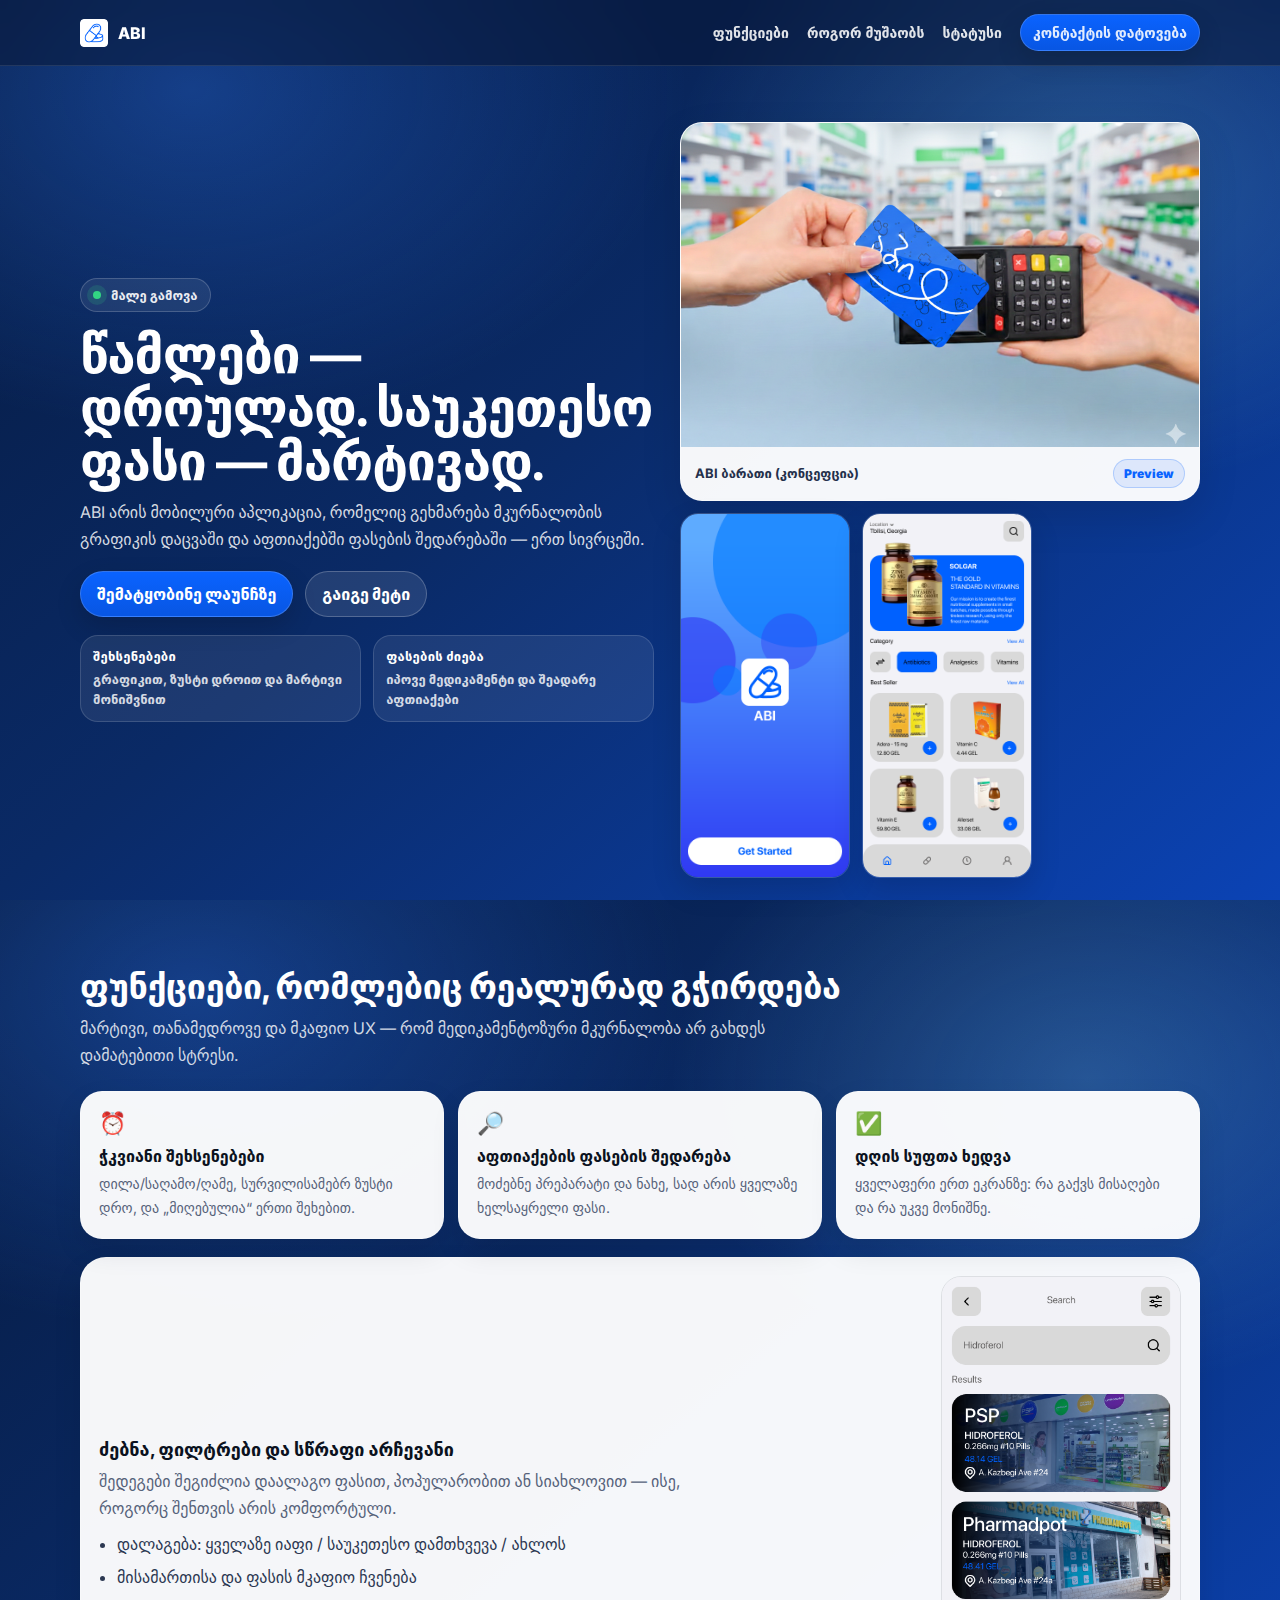
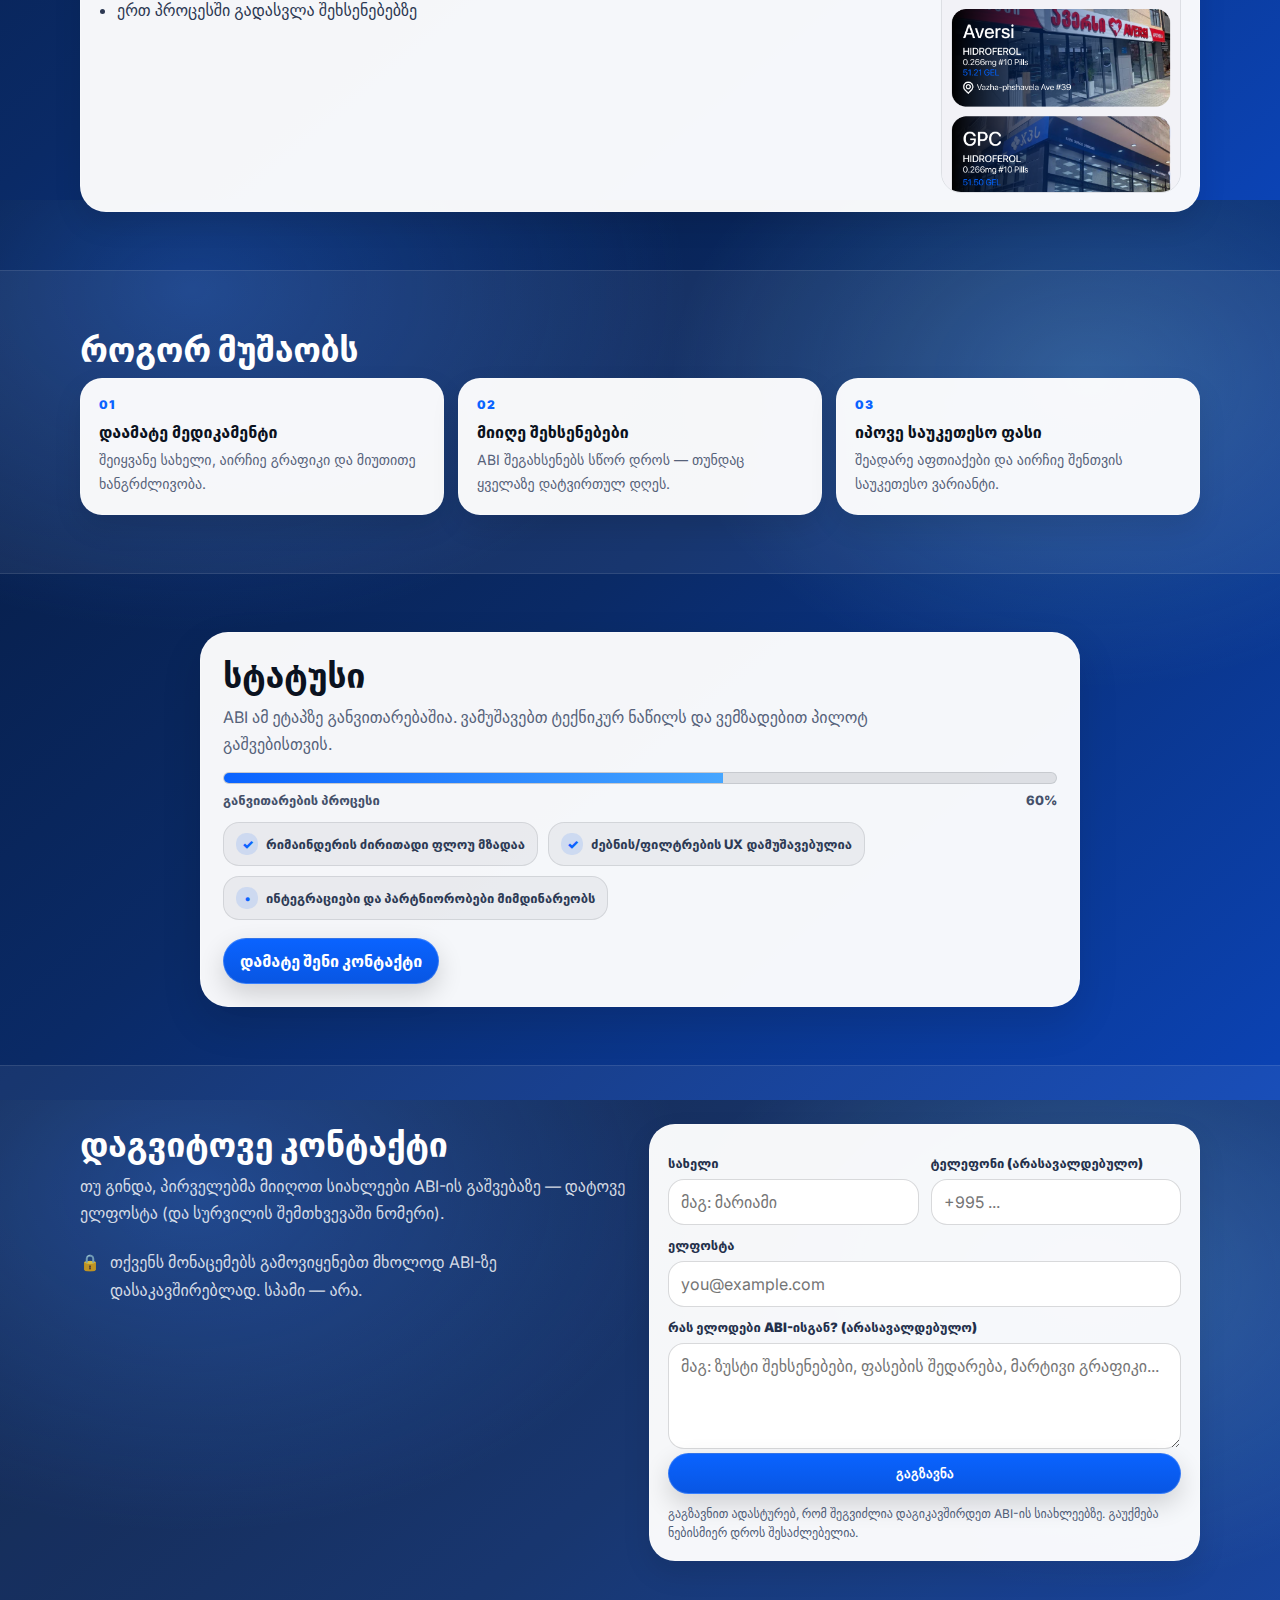
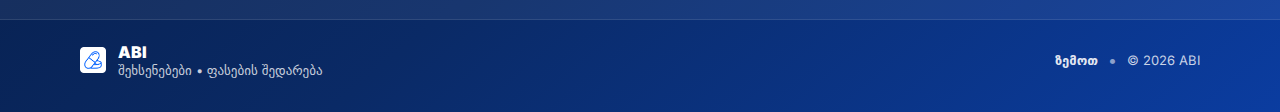
<file: index.html>
<!doctype html>
<html lang="ka">
<head>
  <meta charset="utf-8" />
  <meta name="viewport" content="width=device-width, initial-scale=1" />
  <title>ABI — მედიკამენტების შეხსენება და აფთიაქების ფასების შედარება</title>
  <meta name="description" content="ABI არის აპლიკაცია, რომელიც გეხმარება წამლების დროულად მიღებაში და აფთიაქებში საუკეთესო ფასის პოვნაში. მალე გამოვა." />
  <meta property="og:title" content="ABI — მედიკამენტების შეხსენება და ფასების შედარება" />
  <meta property="og:description" content="პროდუქტი ჯერ მზად არაა. დატოვე კონტაქტი და შეგატყობინებთ ლაუნჩზე." />
  <meta property="og:type" content="website" />
  <meta property="og:image" content="assets/abi-card.jpg" />
  <link rel="icon" href="assets/logo-app.png" />
  <link rel="preconnect" href="https://fonts.googleapis.com">
  <link rel="preconnect" href="https://fonts.gstatic.com" crossorigin>
  <link href="https://fonts.googleapis.com/css2?family=Inter:wght@400;500;600;700&display=swap" rel="stylesheet">
  <link rel="stylesheet" href="styles.css" />
</head>
<body>
  <header class="header" id="top">
    <div class="container header__inner">
      <a class="brand" href="#top" aria-label="ABI მთავარი">
        <img src="assets/logo-mark.png" alt="ABI ლოგო" class="brand__mark" />
        <span class="brand__name">ABI</span>
      </a>

      <nav class="nav" aria-label="ნავიგაცია">
        <a href="#features">ფუნქციები</a>
        <a href="#how">როგორ მუშაობს</a>
        <a href="#status">სტატუსი</a>
        <a href="#contact" class="btn btn--small">კონტაქტის დატოვება</a>
      </nav>

      <button class="hamburger" id="hamburger" type="button" aria-label="მენიუ">
        <span></span><span></span><span></span>
      </button>
    </div>

    <div class="mobileNav" id="mobileNav" hidden>
      <a href="#features">ფუნქციები</a>
      <a href="#how">როგორ მუშაობს</a>
      <a href="#status">სტატუსი</a>
      <a href="#contact" class="btn btn--small">კონტაქტის დატოვება</a>
    </div>
  </header>

  <main>
    <section class="hero">
      <div class="container hero__grid">
        <div class="hero__copy">
          <div class="tag">
            <span class="tag__dot"></span>
            <span>მალე გამოვა</span>
          </div>

          <h1>წამლები — დროულად. საუკეთესო ფასი — მარტივად.</h1>
          <p class="lead">
            ABI არის მობილური აპლიკაცია, რომელიც გეხმარება მკურნალობის გრაფიკის დაცვაში
            და აფთიაქებში ფასების შედარებაში — ერთ სივრცეში.
          </p>

          <div class="hero__cta">
            <a class="btn" href="#contact">შემატყობინე ლაუნჩზე</a>
            <a class="btn btn--ghost" href="#features">გაიგე მეტი</a>
          </div>

          <div class="mini">
            <div class="mini__item">
              <div class="mini__title">შეხსენებები</div>
              <div class="mini__text">გრაფიკით, ზუსტი დროით და მარტივი მონიშვნით</div>
            </div>
            <div class="mini__item">
              <div class="mini__title">ფასების ძიება</div>
              <div class="mini__text">იპოვე მედიკამენტი და შეადარე აფთიაქები</div>
            </div>
          </div>
        </div>

        <div class="hero__visual">
          <div class="card">
            <img src="assets/abi-card.jpg" alt="ABI ბარათი" class="card__img" />
            <div class="card__cap">
              <span>ABI ბარათი (კონცეფცია)</span>
              <span class="badge">Preview</span>
            </div>
          </div>

          <div class="shots" aria-label="აპლიკაციის ეკრანები">
            <img src="assets/ui-opening.png" alt="ABI — გახსნის ეკრანი" />
            <img src="assets/ui-home.png" alt="ABI — მთავარი გვერდი" />
          </div>
        </div>
      </div>
    </section>

    <section class="section" id="features">
      <div class="container">
        <h2>ფუნქციები, რომლებიც რეალურად გჭირდება</h2>
        <p class="sub">
          მარტივი, თანამედროვე და მკაფიო UX — რომ მედიკამენტოზური მკურნალობა არ გახდეს დამატებითი სტრესი.
        </p>

        <div class="grid3">
          <div class="feature">
            <div class="feature__icon">⏰</div>
            <h3>ჭკვიანი შეხსენებები</h3>
            <p>დილა/საღამო/ღამე, სურვილისამებრ ზუსტი დრო, და „მიღებულია“ ერთი შეხებით.</p>
          </div>
          <div class="feature">
            <div class="feature__icon">🔎</div>
            <h3>აფთიაქების ფასების შედარება</h3>
            <p>მოძებნე პრეპარატი და ნახე, სად არის ყველაზე ხელსაყრელი ფასი.</p>
          </div>
          <div class="feature">
            <div class="feature__icon">✅</div>
            <h3>დღის სუფთა ხედვა</h3>
            <p>ყველაფერი ერთ ეკრანზე: რა გაქვს მისაღები და რა უკვე მონიშნე.</p>
          </div>
        </div>

        <div class="panel">
          <div class="panel__copy">
            <h3>ძებნა, ფილტრები და სწრაფი არჩევანი</h3>
            <p>
              შედეგები შეგიძლია დაალაგო ფასით, პოპულარობით ან სიახლოვით — ისე, როგორც შენთვის არის კომფორტული.
            </p>
            <ul class="list">
              <li>დალაგება: ყველაზე იაფი / საუკეთესო დამთხვევა / ახლოს</li>
              <li>მისამართისა და ფასის მკაფიო ჩვენება</li>
              <li>ერთ პროცესში გადასვლა შეხსენებებზე</li>
            </ul>
          </div>
          <div class="panel__img">
            <img src="assets/ui-search.png" alt="ABI — აფთიაქების ძიება" />
          </div>
        </div>
      </div>
    </section>

    <section class="section section--soft" id="how">
      <div class="container">
        <h2>როგორ მუშაობს</h2>
        <div class="steps">
          <div class="step">
            <div class="step__n">01</div>
            <h3>დაამატე მედიკამენტი</h3>
            <p>შეიყვანე სახელი, აირჩიე გრაფიკი და მიუთითე ხანგრძლივობა.</p>
          </div>
          <div class="step">
            <div class="step__n">02</div>
            <h3>მიიღე შეხსენებები</h3>
            <p>ABI შეგახსენებს სწორ დროს — თუნდაც ყველაზე დატვირთულ დღეს.</p>
          </div>
          <div class="step">
            <div class="step__n">03</div>
            <h3>იპოვე საუკეთესო ფასი</h3>
            <p>შეადარე აფთიაქები და აირჩიე შენთვის საუკეთესო ვარიანტი.</p>
          </div>
        </div>
      </div>
    </section>

    <section class="section" id="status">
      <div class="container">
        <div class="status">
          <h2>სტატუსი</h2>
          <p class="sub">
            ABI ამ ეტაპზე განვითარებაშია. ვამუშავებთ ტექნიკურ ნაწილს და ვემზადებით პილოტ გაშვებისთვის.
          </p>

          <div class="progress" aria-label="პროგრეს ბარი">
            <div class="progress__bar" style="--p: 60%"></div>
          </div>
          <div class="progress__meta">
            <span>განვითარების პროცესი</span>
            <span>60%</span>
          </div>

          <div class="bullets">
            <div class="bullet"><span class="check">✓</span><span>რიმაინდერის ძირითადი ფლოუ მზადაა</span></div>
            <div class="bullet"><span class="check">✓</span><span>ძებნის/ფილტრების UX დამუშავებულია</span></div>
            <div class="bullet"><span class="check">•</span><span>ინტეგრაციები და პარტნიორობები მიმდინარეობს</span></div>
          </div>

          <a class="btn" href="#contact">დამატე შენი კონტაქტი</a>
        </div>
      </div>
    </section>

    <section class="section section--soft" id="contact">
      <div class="container contact">
        <div class="contact__copy">
          <h2>დაგვიტოვე კონტაქტი</h2>
          <p class="sub">
            თუ გინდა, პირველებმა მიიღოთ სიახლეები ABI-ის გაშვებაზე — დატოვე ელფოსტა (და სურვილის შემთხვევაში ნომერი).
          </p>
          <div class="note">
            <span class="lock">🔒</span>
            <span>თქვენს მონაცემებს გამოვიყენებთ მხოლოდ ABI-ზე დასაკავშირებლად. სპამი — არა.</span>
          </div>
        </div>

        <form name="abi-early-access" method="POST" data-netlify="true" data-netlify-honeypot="bot-field" action="/thanks.html" class="form">
          <input type="hidden" name="form-name" value="abi-early-access" />
          <p class="hidden">
            <label>არ შეავსოთ: <input name="bot-field" /></label>
          </p>

          <div class="row">
            <label>
              <span>სახელი</span>
              <input name="name" type="text" autocomplete="name" placeholder="მაგ: მარიამი" required />
            </label>
            <label>
              <span>ტელეფონი (არასავალდებულო)</span>
              <input name="phone" type="tel" autocomplete="tel" placeholder="+995 ..." />
            </label>
          </div>

          <label>
            <span>ელფოსტა</span>
            <input name="email" type="email" autocomplete="email" placeholder="you@example.com" required />
          </label>

          <label>
            <span>რას ელოდები ABI-ისგან? (არასავალდებულო)</span>
            <textarea name="message" rows="4" placeholder="მაგ: ზუსტი შეხსენებები, ფასების შედარება, მარტივი გრაფიკი..."></textarea>
          </label>

          <button class="btn btn--full" type="submit">გაგზავნა</button>
          <p class="tiny">
            გაგზავნით ადასტურებ, რომ შეგვიძლია დაგიკავშირდეთ ABI-ის სიახლეებზე. გაუქმება ნებისმიერ დროს შესაძლებელია.
          </p>
        </form>
      </div>
    </section>

    <footer class="footer">
      <div class="container footer__inner">
        <div class="footer__left">
          <img src="assets/logo-mark.png" alt="ABI" class="footer__logo" />
          <div>
            <div class="footer__brand">ABI</div>
            <div class="footer__small">შეხსენებები • ფასების შედარება</div>
          </div>
        </div>
        <div class="footer__right">
          <a href="#top">ზემოთ</a>
          <span class="sep">•</span>
          <span class="footer__small">© <span id="year"></span> ABI</span>
        </div>
      </div>
    </footer>
  </main>

  <script src="main.js"></script>
</body>
</html>
</file>
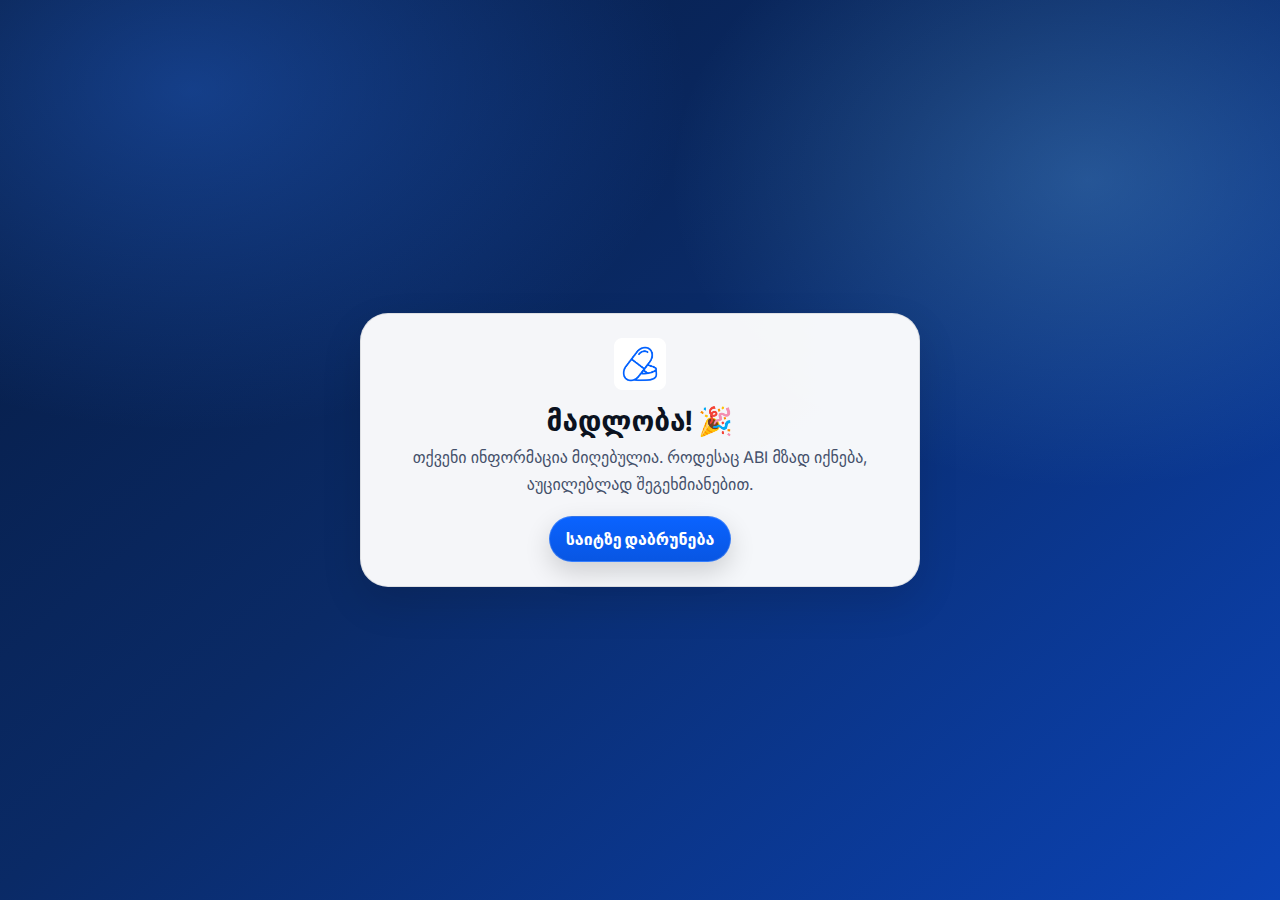
<file: thanks.html>
<!doctype html>
<html lang="ka">
<head>
  <meta charset="utf-8" />
  <meta name="viewport" content="width=device-width, initial-scale=1" />
  <title>ABI — მადლობა!</title>
  <meta name="robots" content="noindex" />
  <link rel="icon" href="assets/logo-app.png" />
  <link rel="preconnect" href="https://fonts.googleapis.com">
  <link rel="preconnect" href="https://fonts.gstatic.com" crossorigin>
  <link href="https://fonts.googleapis.com/css2?family=Inter:wght@400;600;700&display=swap" rel="stylesheet">
  <link rel="stylesheet" href="styles.css" />
</head>
<body>
  <main class="thanks">
    <div class="thanks__card">
      <img src="assets/logo-mark.png" alt="ABI" class="thanks__logo" />
      <h1>მადლობა! 🎉</h1>
      <p>თქვენი ინფორმაცია მიღებულია. როდესაც ABI მზად იქნება, აუცილებლად შეგეხმიანებით.</p>
      <a class="btn" href="/">საიტზე დაბრუნება</a>
    </div>
  </main>
</body>
</html>
</file>
<file: styles.css>
:root{
  --bg: #0a2a66;
  --card: rgba(255,255,255,.96);
  --text: #0b1220;
  --muted:#56627a;
  --line: rgba(11,18,32,.10);
  --brand:#0a63ff;
  --shadow: 0 16px 40px rgba(0,0,0,.12);
  --r: 22px;
}

*{box-sizing:border-box}
html,body{height:100%}
body{
  margin:0;
  font-family: Inter, system-ui, -apple-system, Segoe UI, Roboto, Arial, sans-serif;
  color: var(--text);
  background:
    radial-gradient(900px 620px at 15% 10%, rgba(46,123,255,.35), transparent 55%),
    radial-gradient(760px 560px at 85% 20%, rgba(125,209,255,.24), transparent 55%),
    linear-gradient(140deg, #061a3f, var(--bg) 45%, #0b43b5);
  overflow-x:hidden;
}

.container{width:min(1120px, 92vw); margin:0 auto;}

.header{
  position:sticky; top:0; z-index:50;
  backdrop-filter: blur(12px);
  background: rgba(6, 18, 44, .45);
  border-bottom: 1px solid rgba(255,255,255,.10);
}
.header__inner{display:flex; align-items:center; gap:14px; padding:14px 0;}
.brand{display:flex; align-items:center; gap:10px; text-decoration:none; color:#fff; font-weight:800;}
.brand__mark{width:28px; height:28px}
.brand__name{letter-spacing:.2px}

.nav{margin-left:auto; display:flex; gap:18px; align-items:center;}
.nav a{color:rgba(255,255,255,.88); text-decoration:none; font-weight:600; font-size:14px}
.nav a:hover{color:#fff}

.hamburger{display:none; margin-left:auto; background:transparent; border:0; cursor:pointer; padding:10px}
.hamburger span{display:block; width:22px; height:2px; background:rgba(255,255,255,.92); margin:5px 0; border-radius:2px}

.mobileNav{
  display:none;
  padding: 10px 0 16px;
  border-top: 1px solid rgba(255,255,255,.10);
}
.mobileNav a{
  display:block;
  padding: 12px 0;
  color: rgba(255,255,255,.92);
  text-decoration:none;
  font-weight:700;
}

.btn{
  display:inline-flex; justify-content:center; align-items:center;
  text-decoration:none;
  border: 1px solid rgba(255,255,255,.18);
  background: linear-gradient(180deg, var(--brand), #0856e3);
  color: #fff;
  padding: 12px 16px;
  border-radius: 999px;
  font-weight: 800;
  box-shadow: 0 10px 26px rgba(0,0,0,.16);
}
.btn:hover{filter:brightness(1.03)}
.btn--ghost{
  background: rgba(255,255,255,.10);
  border-color: rgba(255,255,255,.22);
  box-shadow:none;
}
.btn--small{padding:9px 12px; font-size:13px}
.btn--full{width:100%}

.hero{padding: 56px 0 30px;}
.hero__grid{
  display:grid;
  grid-template-columns: 1.05fr .95fr;
  gap: 26px;
  align-items:center;
}

.tag{
  display:inline-flex; align-items:center; gap:10px;
  padding: 8px 12px;
  border: 1px solid rgba(255,255,255,.18);
  background: rgba(255,255,255,.08);
  border-radius: 999px;
  color: rgba(255,255,255,.92);
  font-weight:700;
  font-size:13px;
}
.tag__dot{width:8px;height:8px;border-radius:99px;background:#32d583; box-shadow:0 0 0 6px rgba(50,213,131,.16)}

.hero h1{
  margin: 16px 0 10px;
  font-size: clamp(34px, 4vw, 52px);
  line-height: 1.05;
  color:#fff;
  letter-spacing:-.02em;
}
.lead{
  margin:0;
  font-size: 16px;
  line-height: 1.7;
  color: rgba(255,255,255,.84);
  max-width: 58ch;
}
.hero__cta{display:flex; gap:12px; margin-top:18px; flex-wrap:wrap}

.mini{
  margin-top: 18px;
  display:grid;
  grid-template-columns: 1fr 1fr;
  gap: 12px;
}
.mini__item{
  background: rgba(255,255,255,.08);
  border: 1px solid rgba(255,255,255,.14);
  border-radius: 18px;
  padding: 12px;
}
.mini__title{color:#fff; font-weight:900; font-size:13px; letter-spacing:.02em}
.mini__text{margin-top:6px; color: rgba(255,255,255,.82); font-weight:600; font-size:13px; line-height:1.5}

.card{
  background: var(--card);
  border: 1px solid rgba(255,255,255,.40);
  border-radius: var(--r);
  box-shadow: var(--shadow);
  overflow:hidden;
}
.card__img{width:100%; display:block; aspect-ratio: 16/10; object-fit:cover}
.card__cap{
  display:flex; align-items:center; justify-content:space-between;
  padding: 12px 14px;
  color: #24304b;
  font-weight:700;
  font-size:13px;
}
.badge{
  padding: 6px 10px;
  border-radius: 999px;
  background: rgba(10,99,255,.10);
  color: #0a63ff;
  border:1px solid rgba(10,99,255,.22);
  font-weight:900;
  font-size:12px;
}

.shots{
  margin-top: 12px;
  display:flex;
  gap: 12px;
  flex-wrap:wrap;
}
.shots img{
  width: 170px;
  border-radius: 18px;
  border: 1px solid rgba(255,255,255,.18);
  box-shadow: 0 12px 30px rgba(0,0,0,.14);
}

.section{padding: 58px 0;}
.section--soft{
  background: rgba(255,255,255,.06);
  border-top: 1px solid rgba(255,255,255,.10);
  border-bottom: 1px solid rgba(255,255,255,.10);
}
.section h2{
  margin:0 0 8px;
  color:#fff;
  font-size: clamp(26px, 2.7vw, 34px);
  letter-spacing:-.01em;
}
.sub{
  margin:0 0 22px;
  color: rgba(255,255,255,.82);
  line-height:1.7;
  max-width: 75ch;
}

.grid3{
  display:grid;
  grid-template-columns: repeat(3, 1fr);
  gap: 14px;
}
.feature{
  background: var(--card);
  border: 1px solid rgba(255,255,255,.35);
  border-radius: 22px;
  padding: 18px;
  box-shadow: 0 12px 28px rgba(0,0,0,.10);
}
.feature__icon{font-size:22px}
.feature h3{margin:10px 0 6px; font-size:16px}
.feature p{margin:0; color: var(--muted); line-height:1.7; font-size:14px}

.panel{
  margin-top: 18px;
  display:grid;
  grid-template-columns: 1.1fr .9fr;
  gap: 18px;
  align-items:center;
  background: var(--card);
  border: 1px solid rgba(255,255,255,.35);
  border-radius: 26px;
  padding: 18px;
  box-shadow: 0 12px 28px rgba(0,0,0,.10);
}
.panel__copy h3{margin:0 0 8px; font-size:18px}
.panel__copy p{margin:0 0 10px; color: var(--muted); line-height:1.7}
.list{margin:0; padding-left: 18px; color: #2c3852}
.list li{margin: 8px 0; line-height:1.55}
.panel__img{display:flex; justify-content:flex-end}
.panel__img img{width: 240px; border-radius: 20px; border:1px solid var(--line)}

.steps{
  display:grid;
  grid-template-columns: repeat(3, 1fr);
  gap: 14px;
}
.step{
  background: var(--card);
  border: 1px solid rgba(255,255,255,.35);
  border-radius: 22px;
  padding: 18px;
  box-shadow: 0 12px 28px rgba(0,0,0,.10);
}
.step__n{font-weight:900; color:#0a63ff; letter-spacing:.12em; font-size:12px}
.step h3{margin:10px 0 6px; font-size:16px}
.step p{margin:0; color: var(--muted); line-height:1.7; font-size:14px}

.status{
  width:min(880px, 100%);
  margin: 0 auto;
  background: var(--card);
  border: 1px solid rgba(255,255,255,.35);
  border-radius: 28px;
  padding: 22px;
  box-shadow: var(--shadow);
}
.status h2{color: var(--text)}
.status .sub{color: var(--muted); margin-bottom:14px}

.progress{
  background: rgba(11,18,32,.10);
  border-radius: 999px;
  height: 12px;
  overflow:hidden;
  border: 1px solid rgba(11,18,32,.10);
}
.progress__bar{
  height: 100%;
  width: var(--p);
  background: linear-gradient(90deg, var(--brand), #46a6ff);
}
.progress__meta{
  display:flex; justify-content:space-between;
  color: #44506a;
  margin-top:8px;
  font-weight:800;
  font-size:13px;
}
.bullets{display:flex; gap:10px; flex-wrap:wrap; margin:14px 0 18px}
.bullet{
  display:flex; align-items:center; gap:8px;
  background: rgba(11,18,32,.05);
  border:1px solid rgba(11,18,32,.10);
  padding: 10px 12px;
  border-radius: 16px;
  font-weight:800;
  color:#2d3a55;
  font-size:13px;
}
.check{
  width:22px;height:22px;border-radius:10px;
  display:flex;align-items:center;justify-content:center;
  background: rgba(10,99,255,.12); color:#0a63ff; font-weight:900;
}

.contact{
  display:grid;
  grid-template-columns: 1fr 1fr;
  gap: 18px;
  align-items:flex-start;
}
.note{
  display:flex; align-items:flex-start; gap:10px;
  color: rgba(255,255,255,.82);
  margin-top: 12px;
  line-height:1.7;
}
.form{
  background: var(--card);
  border: 1px solid rgba(255,255,255,.35);
  border-radius: 26px;
  padding: 18px;
  box-shadow: 0 12px 28px rgba(0,0,0,.10);
}
label{display:block; margin: 12px 0 0}
label span{display:block; font-weight:900; color:#24304b; font-size:13px; margin: 0 0 8px}
input, textarea{
  width:100%;
  padding: 12px 12px;
  border-radius: 16px;
  border: 1px solid rgba(11,18,32,.16);
  background: #fff;
  outline:none;
  font: inherit;
}
input:focus, textarea:focus{
  border-color: rgba(10,99,255,.55);
  box-shadow: 0 0 0 4px rgba(10,99,255,.12)
}
.row{display:grid; grid-template-columns: 1fr 1fr; gap: 12px}
.hidden{display:none}
.tiny{margin: 10px 0 0; color: #4f5c77; font-size:12px; line-height:1.6}

.footer{padding: 22px 0 34px; color: rgba(255,255,255,.82)}
.footer__inner{display:flex; align-items:center; justify-content:space-between; gap:12px}
.footer__left{display:flex; align-items:center; gap:12px}
.footer__logo{width:26px;height:26px}
.footer__brand{color:#fff; font-weight:900}
.footer__small{font-size:13px; color: rgba(255,255,255,.78)}
.footer__right{display:flex; align-items:center; gap:10px}
.footer a{color: rgba(255,255,255,.90); text-decoration:none; font-weight:800; font-size:13px}
.sep{opacity:.65}

.thanks{
  min-height: 100vh;
  display:flex;
  align-items:center;
  justify-content:center;
  padding: 22px;
}
.thanks__card{
  width:min(560px, 96vw);
  background: var(--card);
  border: 1px solid rgba(11,18,32,.10);
  border-radius: 28px;
  padding: 24px;
  box-shadow: var(--shadow);
  text-align:center;
}
.thanks__logo{width:52px;height:52px}
.thanks h1{margin: 10px 0 6px; font-size:28px}
.thanks p{margin:0 0 18px; color:#44506a; line-height:1.7}

@media (max-width: 920px){
  .hero__grid{grid-template-columns: 1fr; gap: 18px}
  .grid3{grid-template-columns: 1fr}
  .steps{grid-template-columns: 1fr}
  .panel{grid-template-columns: 1fr}
  .panel__img{justify-content:flex-start}
  .contact{grid-template-columns: 1fr}
  .mini{grid-template-columns: 1fr}
}
@media (max-width: 820px){
  .nav{display:none}
  .hamburger{display:block}
  .mobileNav{display:block}
}
</file>
